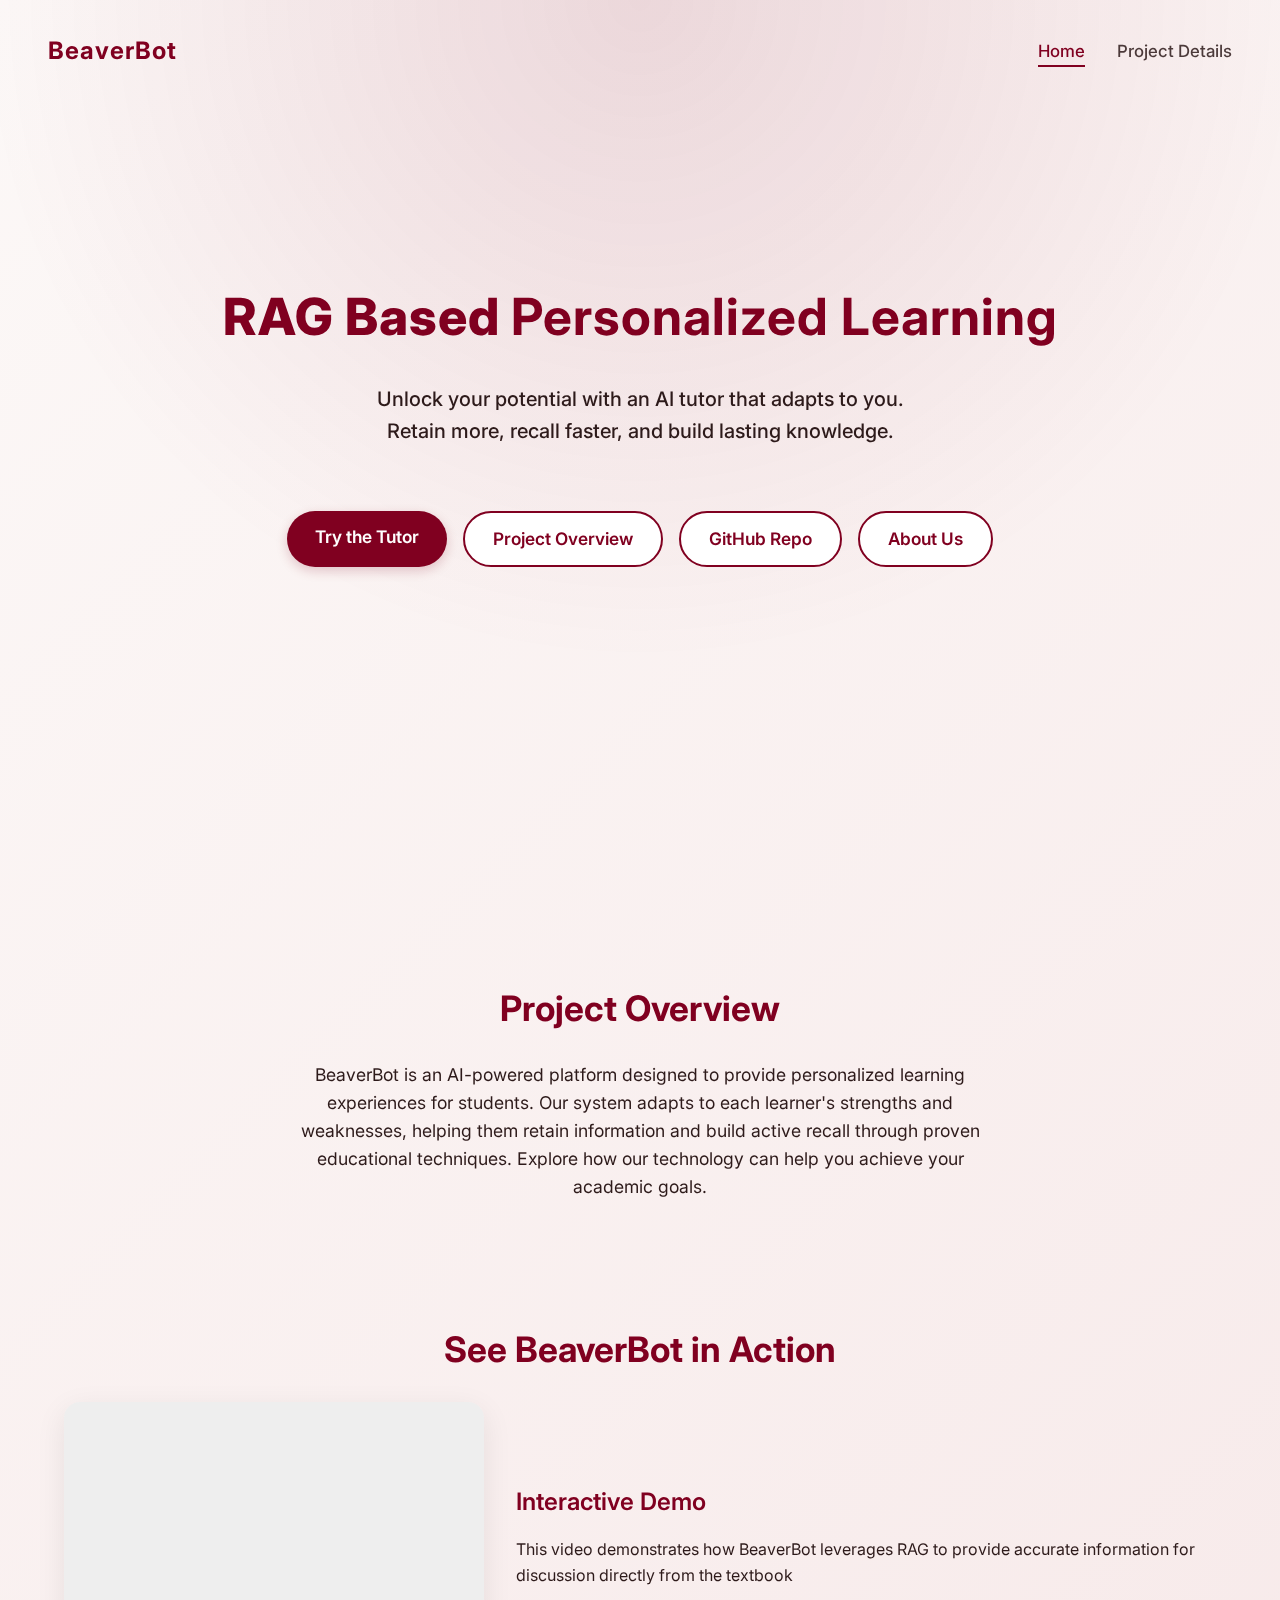
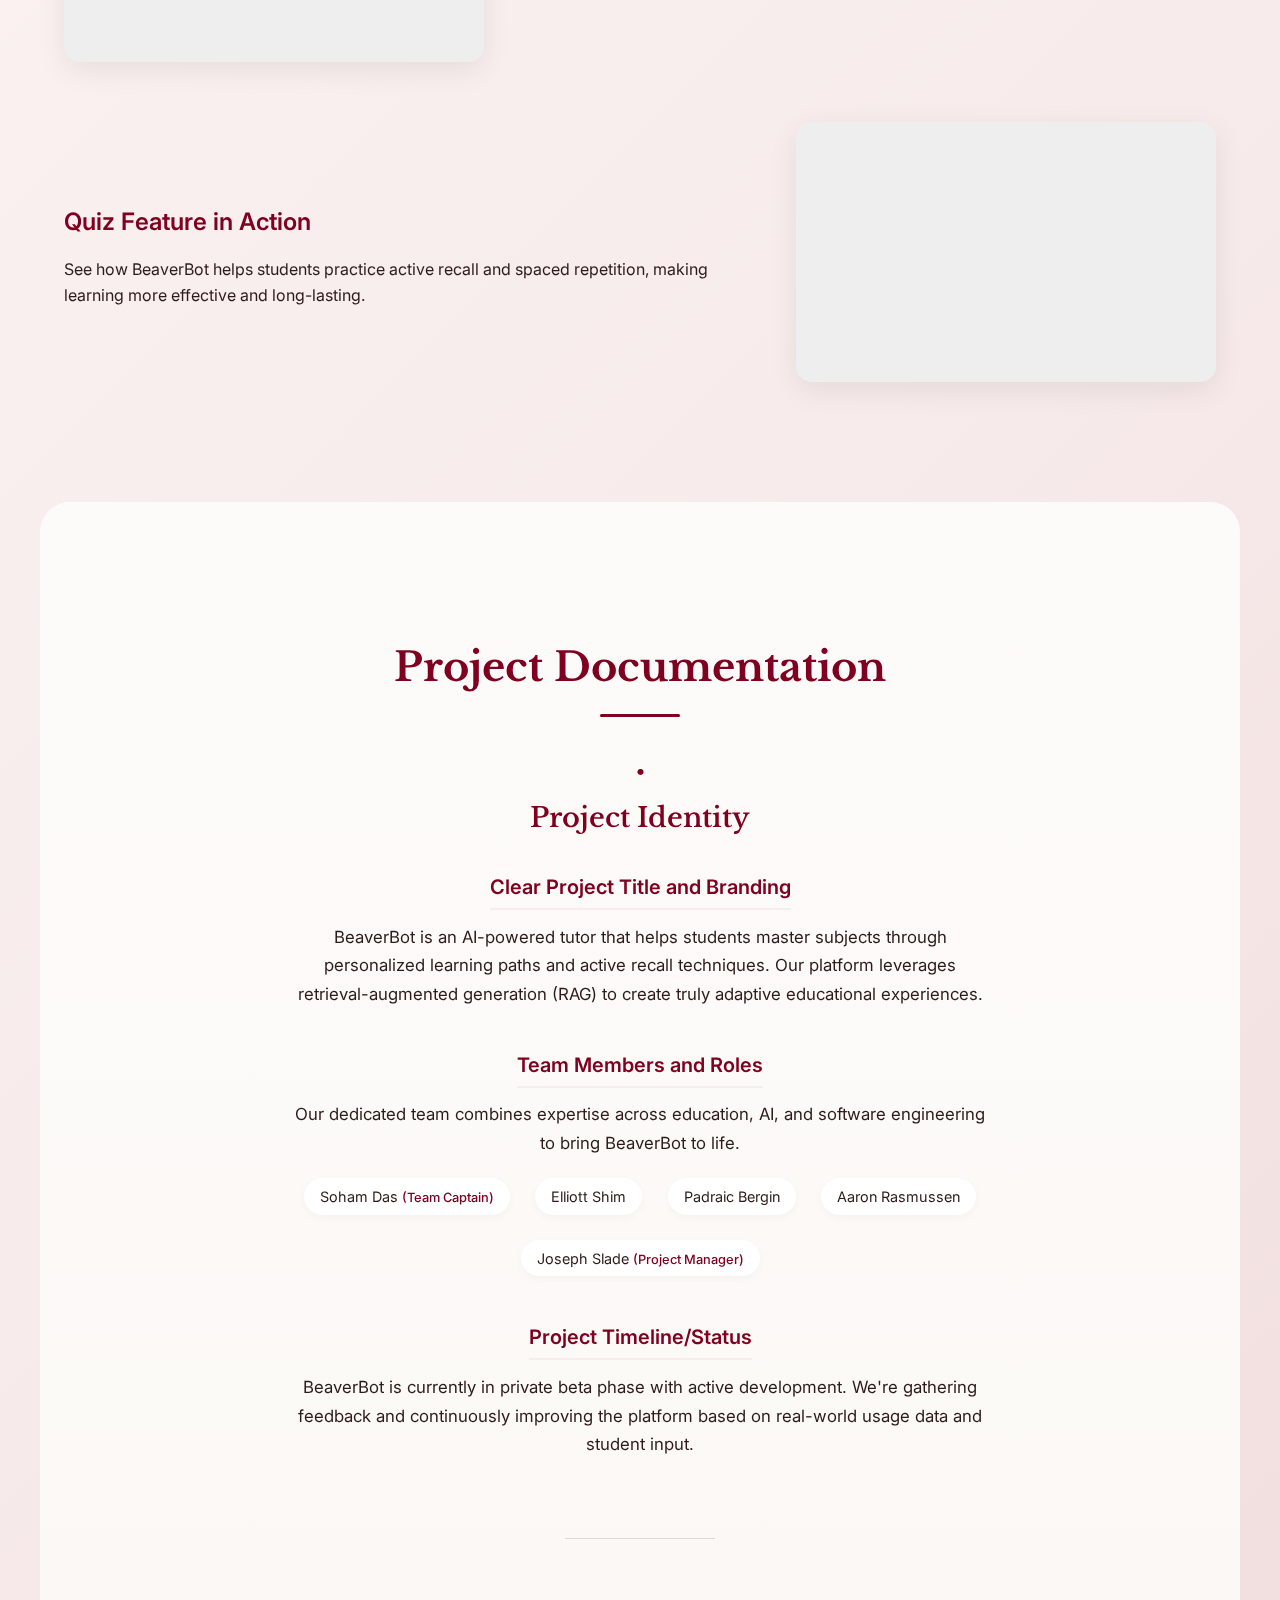
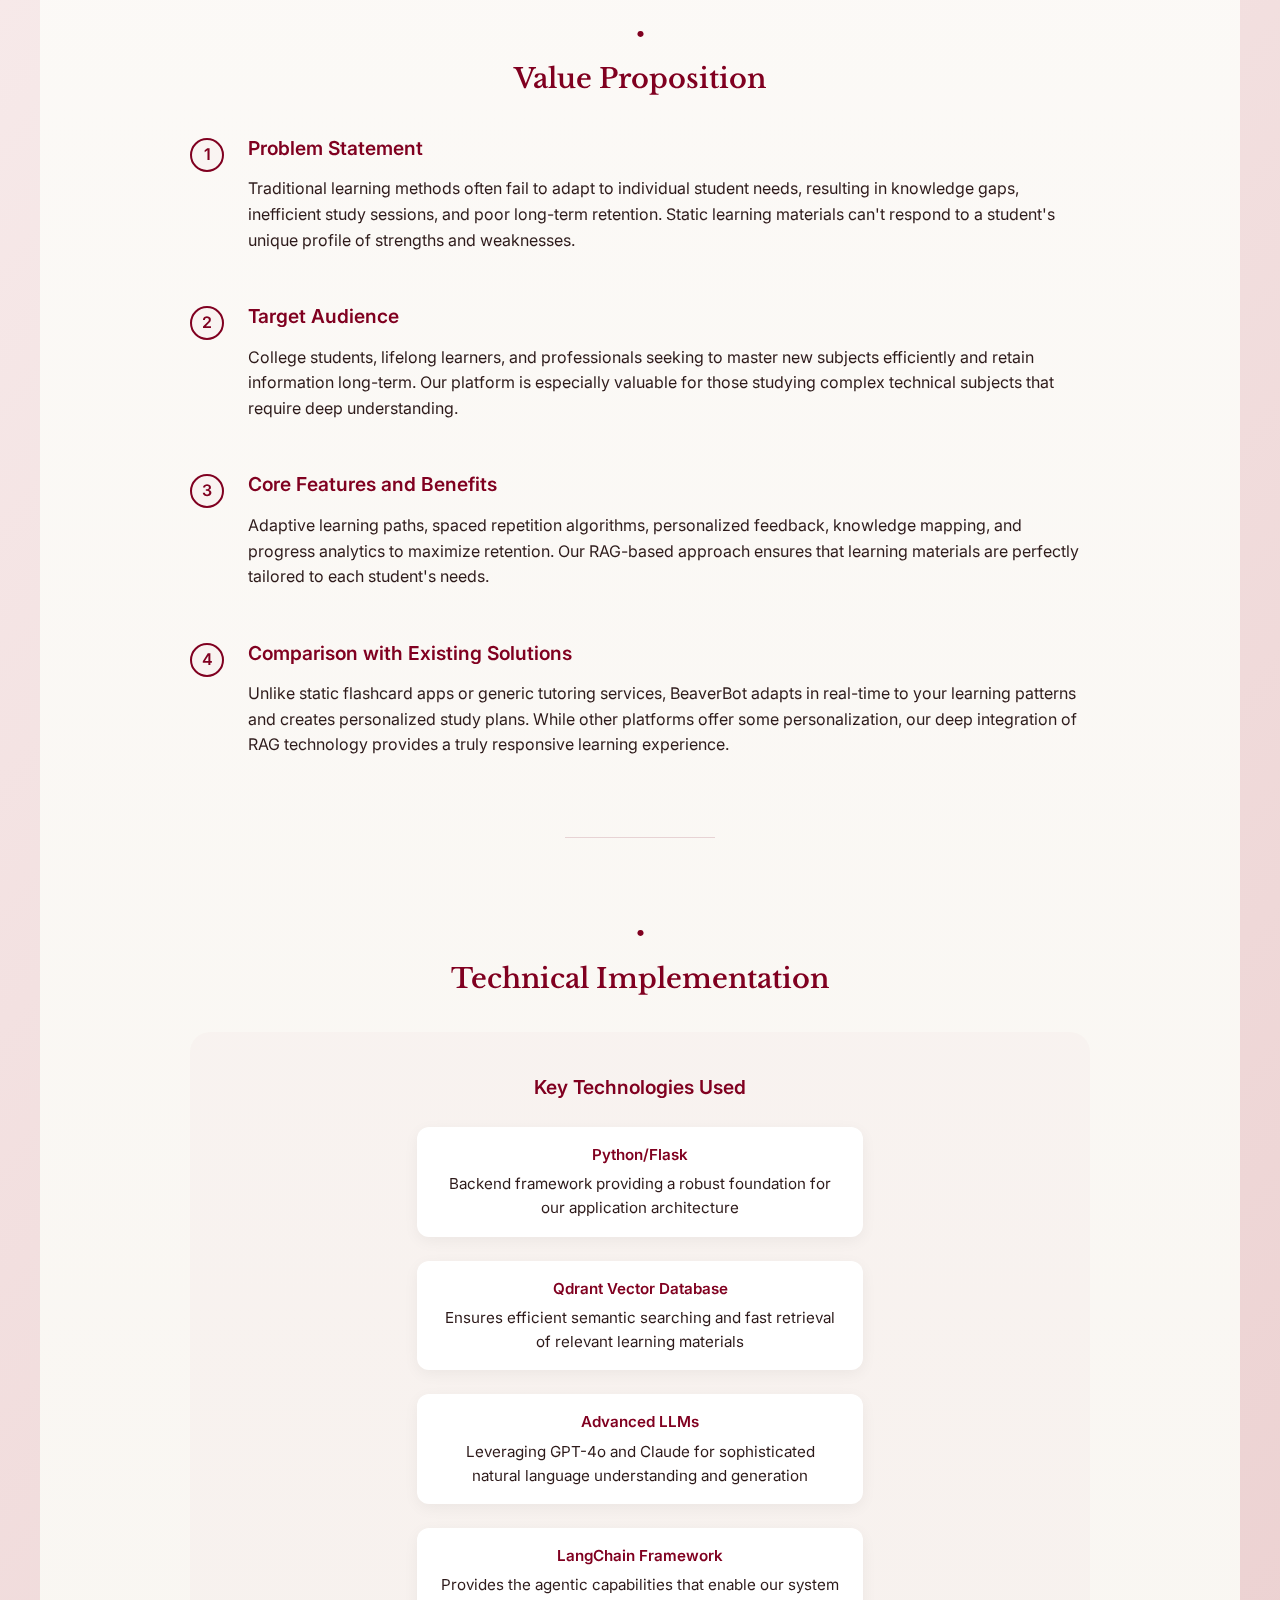
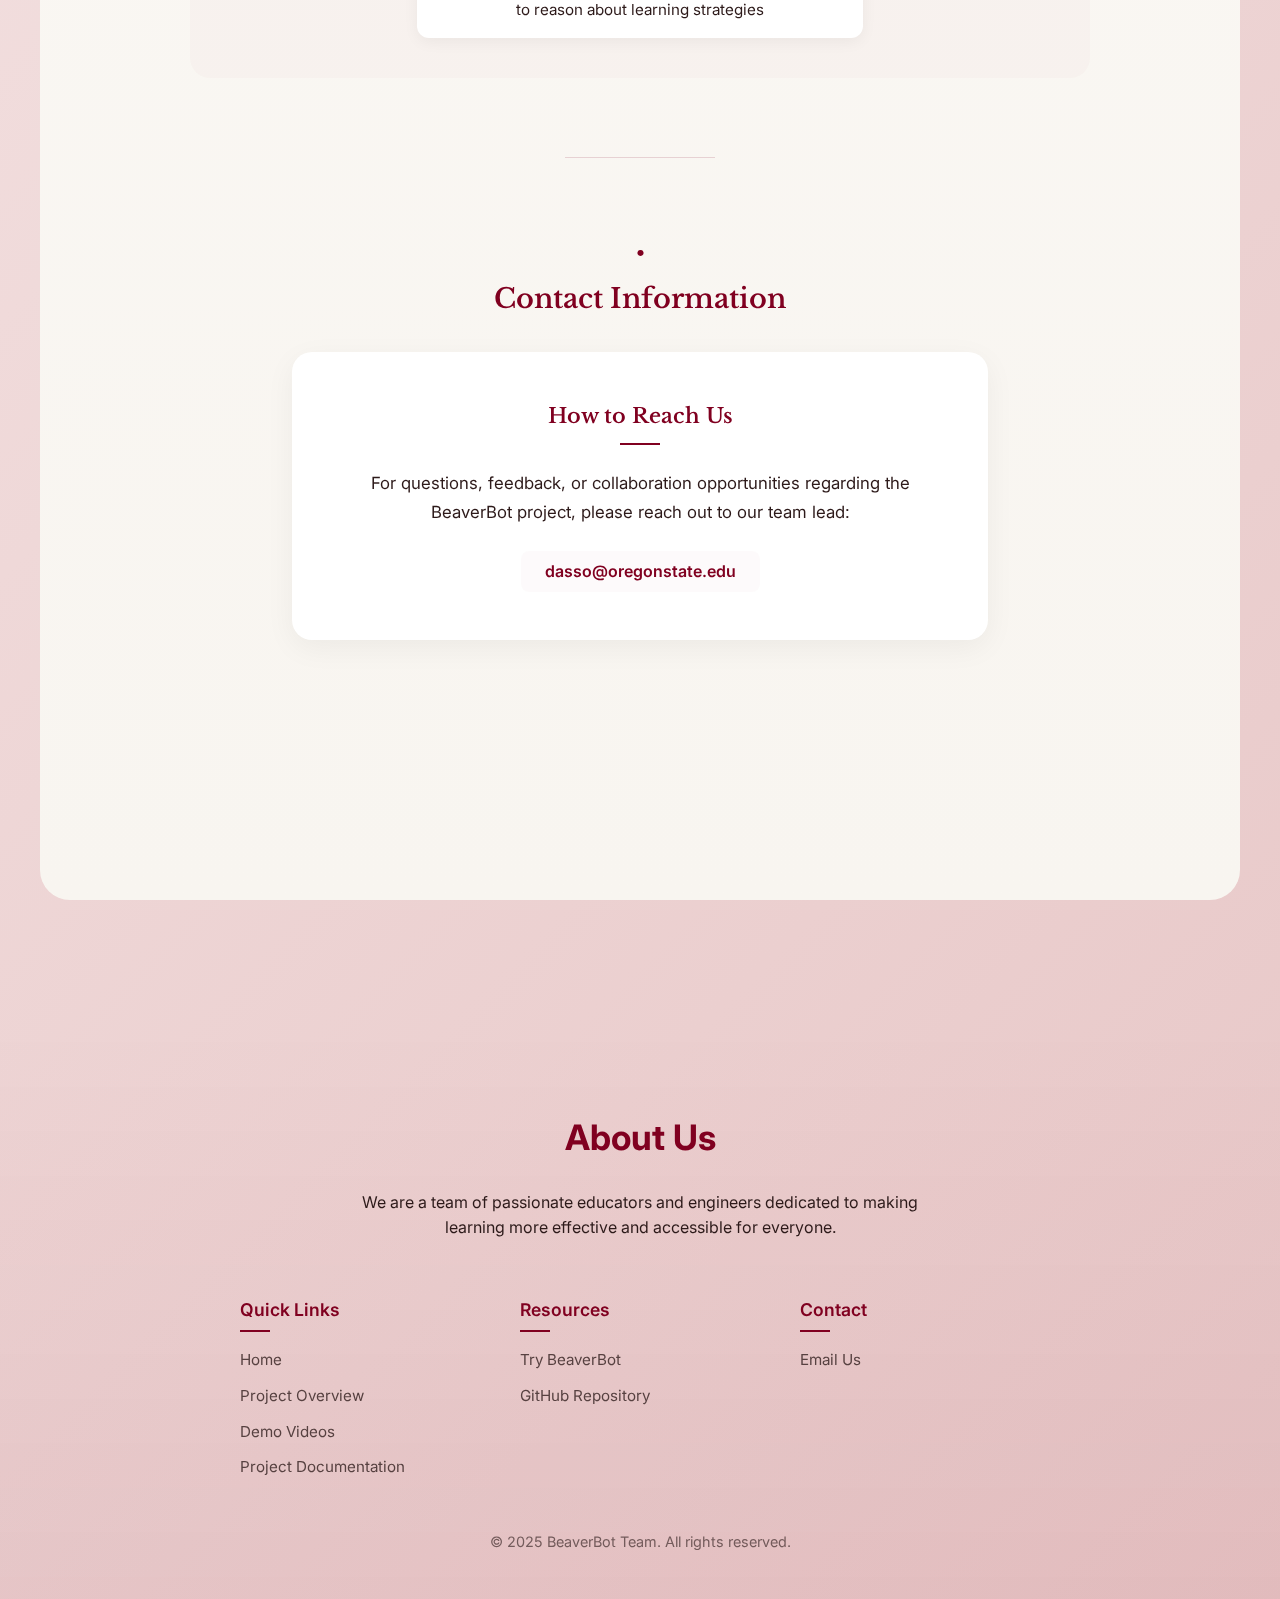
<file: index.html>
<!DOCTYPE html>
<html lang="en">
<head>
  <meta charset="UTF-8">
  <meta name="viewport" content="width=device-width, initial-scale=1.0">
  <title>BeaverBot - AI Tutor</title>
  <link href="https://fonts.googleapis.com/css2?family=Inter:wght@300;400;500;600;700;800&family=Libre+Baskerville:ital,wght@0,400;0,700;1,400&display=swap" rel="stylesheet">
  <style>
    /* Base styling */
    :root {
      --primary-color: #800020;
      --primary-light: rgba(128, 0, 32, 0.08);
      --primary-lighter: rgba(128, 0, 32, 0.05);
      --primary-lightest: rgba(128, 0, 32, 0.02);
      --accent-color: #8B4513;
      --text-color: #2d1a1a;
      --text-light: #574141;
      --bg-color: #fdfbf9;
      --cream-color: #f8f5f0;
      --section-spacing: 120px;
      --item-spacing: 80px;
      --card-bg: rgba(255, 255, 255, 0.95);
      --card-shadow: 0 8px 30px rgba(0, 0, 0, 0.08);
      --card-radius: 20px;
      --divider-color: rgba(128, 0, 32, 0.15);
    }
    
    /* New CSS */
    body {
      margin: 0;
      padding: 0;
      font-family: 'Inter', 'Segoe UI', Arial, sans-serif;
      background: linear-gradient(135deg, #fcf8f7 0%, #f7eaea 40%, #e7c6c6 100%, #800020 200%);
      color: #2d1a1a;
      min-height: 100vh;
      position: relative;
      overflow-x: hidden;
      line-height: 1.6;
    }
    
    .background-glow {
      position: fixed;
      top: 0;
      left: 0;
      width: 100%;
      height: 100%;
      background: radial-gradient(circle at 50% 0%, rgba(128, 0, 32, 0.12), transparent 60%);
      z-index: -1;
    }
    
    nav {
      display: flex;
      justify-content: space-between;
      align-items: center;
      padding: 32px 48px 0 48px;
      background: none;
      box-shadow: none;
      position: relative;
      z-index: 2;
    }
    
    .logo {
      font-weight: 700;
      font-size: 1.5rem;
      letter-spacing: 1px;
      color: #800020;
      text-decoration: none;
    }
    
    nav ul {
      list-style: none;
      display: flex;
      gap: 32px;
      margin: 0;
      padding: 0;
    }
    
    nav ul li a {
      color: #2d1a1a;
      text-decoration: none;
      font-weight: 500;
      opacity: 0.85;
      transition: opacity 0.2s, color 0.2s;
      font-size: 1.05rem;
      padding: 4px 0;
      border-bottom: 2px solid transparent;
    }
    
    nav ul li a:hover, nav ul li a.active {
      color: #800020;
      opacity: 1;
      border-bottom: 2px solid #800020;
    }
    
    main {
      display: flex;
      flex-direction: column;
      align-items: center;
      justify-content: center;
      min-height: 70vh;
      z-index: 1;
      position: relative;
      text-align: center;
      max-width: 1200px;
      margin: 0 auto;
      padding: 4rem 5% 6rem;
    }
    
    h1 {
      font-size: 3.2rem;
      font-weight: 800;
      letter-spacing: 1px;
      color: var(--primary-color);
      margin-bottom: 1rem;
      line-height: 1.2;
    }
    
    h1 .accent {
      color: #800020;
      font-weight: 700;
    }
    
    .subtitle {
      font-size: 1.25rem;
      margin-bottom: 2.5rem;
      color: var(--text-color);
      font-weight: 500;
    }
    
    .actions {
      display: flex;
      justify-content: center;
      gap: 16px;
      flex-wrap: wrap;
      margin-top: 24px;
      margin-bottom: 80px !important;
    }
    
    .btn {
      display: inline-block;
      padding: 12px 28px;
      border-radius: 999px;
      font-size: 1.08rem;
      font-weight: 600;
      text-decoration: none;
      transition: background 0.18s, color 0.18s, box-shadow 0.18s;
      cursor: pointer;
    }
    
    .primary {
      background-color: var(--primary-color);
      color: white;
      box-shadow: 0 4px 12px rgba(128, 0, 32, 0.2);
    }
    
    .primary:hover {
      background: #5a0015;
      transform: translateY(-2px);
      box-shadow: 0 6px 15px rgba(128, 0, 32, 0.25);
    }
    
    .secondary {
      background: #fff;
      color: #800020;
      border: 2px solid #800020;
    }
    
    .secondary:hover {
      background: #f7eaea;
      color: #5a0015;
    }
    
    section {
      max-width: 1200px;
      margin: var(--section-spacing) auto 0;
      padding: 0 5%;
    }
    
    h2 {
      font-size: 2.2rem;
      font-weight: 700;
      color: var(--primary-color);
      margin-bottom: 1.5rem;
      text-align: center;
    }
    
    h3 {
      font-size: 1.5rem;
      font-weight: 600;
      color: var(--primary-color);
      margin-bottom: 0.8rem;
    }
    
    /* Video Demo Section */
    .video-container {
      display: flex;
      align-items: center;
      gap: 2em;
      margin-bottom: 60px;
      flex-wrap: wrap;
    }
    
    .video-reversed {
      flex-direction: row-reverse;
    }
    
    .video-frame {
      border-radius: 16px;
      background: #eee;
      flex-shrink: 0;
      max-width: 100%;
      width: 420px;
      height: 260px;
      box-shadow: var(--card-shadow);
    }
    
    .video-content {
      flex: 1;
      min-width: 250px;
    }
    
    /* Redesigned Project Documentation Section */
    .documentation-section {
      background: linear-gradient(to bottom, var(--bg-color), var(--cream-color));
      padding: 100px 0;
      margin-top: var(--section-spacing);
      border-radius: 30px;
    }
    
    .documentation-container {
      max-width: 900px;
      margin: 0 auto;
      padding: 0 5%;
    }
    
    .section-title {
      font-family: 'Libre Baskerville', serif;
      font-size: 2.5rem;
      font-weight: 700;
      color: var(--primary-color);
      margin-bottom: 2.5rem;
      text-align: center;
      position: relative;
    }
    
    .section-title::after {
      content: "";
      display: block;
      width: 80px;
      height: 3px;
      background-color: var(--primary-color);
      margin: 15px auto 0;
      border-radius: 2px;
    }
    
    .doc-category {
      margin-bottom: var(--item-spacing);
      padding-bottom: var(--item-spacing);
      position: relative;
    }
    
    .doc-category:not(:last-child)::after {
      content: "";
      position: absolute;
      bottom: 0;
      left: 50%;
      transform: translateX(-50%);
      width: 150px;
      height: 1px;
      background-color: var(--divider-color);
    }
    
    .category-title {
      font-family: 'Libre Baskerville', serif;
      font-size: 1.7rem;
      font-weight: 600;
      color: var(--primary-color);
      margin-bottom: 2rem;
      text-align: center;
      position: relative;
    }
    
    .category-title::before {
      content: "•";
      display: block;
      font-size: 1.2rem;
      color: var(--primary-color);
      margin-bottom: 0.5rem;
    }
    
    /* Project Identity Section */
    .identity-content {
      display: flex;
      flex-direction: column;
      gap: 2.5rem;
      align-items: center;
    }
    
    .identity-item {
      max-width: 700px;
      text-align: center;
    }
    
    .identity-title {
      font-weight: 600;
      font-size: 1.25rem;
      color: var(--primary-color);
      margin-bottom: 0.8rem;
      display: inline-block;
      padding-bottom: 5px;
      border-bottom: 2px solid var(--primary-lighter);
    }
    
    .identity-text {
      font-size: 1.05rem;
      line-height: 1.7;
      color: var(--text-color);
    }
    
    /* Value Proposition Section */
    .value-content {
      display: grid;
      grid-template-columns: 1fr;
      gap: 3rem;
    }
    
    .value-item {
      display: flex;
      align-items: flex-start;
      gap: 1.5rem;
      transition: transform 0.3s;
    }
    
    .value-item:hover {
      transform: translateY(-5px);
    }
    
    .value-marker {
      flex-shrink: 0;
      width: 30px;
      height: 30px;
      border-radius: 50%;
      background-color: var(--primary-lightest);
      border: 2px solid var(--primary-color);
      display: flex;
      align-items: center;
      justify-content: center;
      font-weight: 600;
      color: var(--primary-color);
      margin-top: 0.3rem;
    }
    
    .value-content-wrap {
      flex: 1;
    }
    
    .value-title {
      font-weight: 600;
      font-size: 1.2rem;
      color: var(--primary-color);
      margin-bottom: 0.8rem;
    }
    
    .value-text {
      font-size: 1rem;
      line-height: 1.6;
      color: var(--text-color);
    }
    
    /* Technical Implementation Section */
    .tech-content {
      background-color: var(--primary-lightest);
      padding: 2.5rem;
      border-radius: 20px;
      position: relative;
      margin-top: 2rem;
    }
    
    .tech-title {
      font-weight: 600;
      font-size: 1.2rem;
      color: var(--primary-color);
      margin-bottom: 1.5rem;
      text-align: center;
    }
    
    .tech-list {
      display: flex;
      flex-wrap: wrap;
      gap: 1.5rem;
      justify-content: center;
    }
    
    .tech-item {
      background-color: white;
      padding: 1rem 1.5rem;
      border-radius: 12px;
      box-shadow: 0 4px 15px rgba(0, 0, 0, 0.05);
      font-size: 0.95rem;
      color: var(--text-color);
      flex: 0 1 calc(50% - 0.75rem);
      text-align: center;
      transition: all 0.3s;
    }
    
    .tech-item:hover {
      transform: translateY(-3px);
      box-shadow: 0 8px 20px rgba(0, 0, 0, 0.08);
    }
    
    .tech-highlight {
      font-weight: 600;
      color: var(--primary-color);
      display: block;
      margin-bottom: 0.3rem;
    }
    
    /* Contact Section */
    .contact-content {
      display: flex;
      flex-direction: column;
      align-items: center;
      text-align: center;
      background-color: white;
      padding: 3rem;
      border-radius: 20px;
      box-shadow: 0 8px 30px rgba(0, 0, 0, 0.05);
      max-width: 600px;
      margin: 0 auto;
    }
    
    .contact-title {
      font-family: 'Libre Baskerville', serif;
      font-weight: 600;
      font-size: 1.3rem;
      color: var(--primary-color);
      margin-bottom: 1.5rem;
      position: relative;
    }
    
    .contact-title::after {
      content: "";
      display: block;
      width: 40px;
      height: 2px;
      background-color: var(--primary-color);
      margin: 10px auto 0;
    }
    
    .contact-text {
      font-size: 1.05rem;
      line-height: 1.7;
      color: var(--text-color);
      margin-bottom: 1.5rem;
    }
    
    .contact-email {
      display: inline-block;
      color: var(--primary-color);
      font-weight: 600;
      text-decoration: none;
      padding: 0.5rem 1.5rem;
      background-color: var(--primary-lightest);
      border-radius: 8px;
      transition: all 0.3s;
    }
    
    .contact-email:hover {
      background-color: var(--primary-lighter);
      transform: translateY(-2px);
    }
    
    /* Features and FAQ lists */
    .features-list, .faq-list {
      list-style: none;
      padding: 0;
      margin: 40px auto 0 auto;
      max-width: 700px;
      text-align: left;
    }
    
    .features-list li, .faq-list li {
      margin-bottom: 28px;
      font-size: 1.15rem;
      color: #800020;
      background: none;
      border: none;
      box-shadow: none;
      padding: 0 0 8px 0;
      line-height: 1.6;
    }
    
    .features-list li:last-child, .faq-list li:last-child {
      margin-bottom: 0;
    }
    
    /* Footer styling */
    footer {
      margin-top: var(--section-spacing);
      padding: 60px 5% 32px;
      text-align: center;
      color: var(--text-color);
      position: relative;
      background: linear-gradient(to bottom, transparent, rgba(128, 0, 32, 0.05));
    }
    
    .footer-links {
      display: flex;
      flex-wrap: wrap;
      justify-content: center;
      gap: 40px;
      margin: 0 auto;
      max-width: 800px;
    }
    
    .footer-section {
      flex: 1;
      min-width: 180px;
      max-width: 250px;
      text-align: left;
    }
    
    .footer-section h4 {
      color: var(--primary-color);
      font-size: 1.1rem;
      margin-bottom: 15px;
      font-weight: 600;
      position: relative;
      padding-bottom: 8px;
    }
    
    .footer-section h4::after {
      content: "";
      position: absolute;
      bottom: 0;
      left: 0;
      width: 30px;
      height: 2px;
      background-color: var(--primary-color);
    }
    
    .footer-section ul {
      list-style: none;
      padding: 0;
      margin: 0;
    }
    
    .footer-section ul li {
      margin-bottom: 10px;
    }
    
    .footer-section ul li a {
      color: var(--text-light);
      text-decoration: none;
      transition: color 0.2s;
      font-size: 0.95rem;
    }
    
    .footer-section ul li a:hover {
      color: var(--primary-color);
    }
    
    .copyright {
      margin-top: 40px;
      font-size: 0.9rem;
      color: var(--text-light);
      opacity: 0.8;
    }
    
    @media (max-width: 768px) {
      .footer-links {
        flex-direction: column;
        align-items: center;
        gap: 30px;
      }
      
      .footer-section {
        text-align: center;
        width: 100%;
      }
      
      .footer-section h4::after {
        left: 50%;
        transform: translateX(-50%);
      }
    }
    
    /* Team members highlight styling */
    .team-members {
      display: flex;
      flex-wrap: wrap;
      justify-content: center;
      gap: 1rem;
      margin-top: 1rem;
    }
    
    .team-member {
      display: inline-block;
      padding: 0.4rem 1rem;
      background-color: white;
      border-radius: 30px;
      margin: 0.3rem;
      font-size: 0.9rem;
      box-shadow: 0 3px 10px rgba(0, 0, 0, 0.03);
    }
    
    .team-role {
      color: var(--primary-color);
      font-size: 0.8rem;
      font-weight: 500;
    }
    
    /* Responsive adjustments */
    @media (max-width: 768px) {
      h1 {
        font-size: 2.5rem;
      }
      
      .section-title {
        font-size: 2rem;
      }
      
      .category-title {
        font-size: 1.5rem;
      }
      
      .tech-item {
        flex: 0 1 100%;
      }
      
      .value-item {
        flex-direction: column;
      }
      
      .value-marker {
        margin-bottom: 1rem;
      }
      
      .actions {
        margin-bottom: 60px !important;
      }
      
      .contact-content {
        padding: 2rem;
      }
      
      .doc-category {
        margin-bottom: 60px;
        padding-bottom: 60px;
      }
      
      nav {
        padding: 20px 24px 0 24px;
      }
      
      .btn {
        padding: 10px 20px;
        font-size: 1rem;
      }
    }
  </style>
</head>
<body>
  <div class="background-glow"></div>
  <nav>
    <div class="logo">BeaverBot</div>
    <ul>
      <li><a href="index.html" class="active">Home</a></li>
      <li><a href="#documentation">Project Details</a></li>
    </ul>
  </nav>
  
  <main>
    <h1>RAG Based <span class="accent">Personalized Learning</span></h1>
    <p class="subtitle">
      Unlock your potential with an AI tutor that adapts to you.<br>
      Retain more, recall faster, and build lasting knowledge.
    </p>
    <div class="actions">
      <a href="http://18.224.171.203:5000/" target="_blank" rel="noopener noreferrer" class="btn primary">Try the Tutor</a>
      <a href="#overview" class="btn secondary">Project Overview</a>
      <a href="https://github.com/Sodas0/Agentic-Workflows-AI" class="btn secondary" target="_blank" rel="noopener">GitHub Repo</a>
      <a href="#about" class="btn secondary">About Us</a>
    </div>
  </main>
  
  <section id="overview">
    <h2>Project Overview</h2>
    <p style="max-width: 700px; margin: 0 auto; font-size: 1.1rem; text-align: center;">
      BeaverBot is an AI-powered platform designed to provide personalized learning experiences for students. Our system adapts to each learner's strengths and weaknesses, helping them retain information and build active recall through proven educational techniques. Explore how our technology can help you achieve your academic goals.
    </p>
  </section>
  
  <section id="video-demo">
    <h2>See BeaverBot in Action</h2>
    <!-- First video demo: RAG Example -->
    <div class="video-container">
      <iframe
        class="video-frame"
        width="420"
        height="260"
        src="https://www.youtube.com/embed/9V1iPhngofs"
        title="RAG Example"
        frameborder="0"
        allow="accelerometer; autoplay; clipboard-write; encrypted-media; gyroscope; picture-in-picture"
        allowfullscreen>
      </iframe>
      <div class="video-content">
        <h3>Interactive Demo</h3>
        <p>
          This video demonstrates how BeaverBot leverages RAG to provide accurate information for discussion directly from the textbook
        </p>
      </div>
    </div>
    <!-- Second video demo: Quiz Example -->
    <div class="video-container video-reversed">
      <iframe
        class="video-frame"
        width="420"
        height="260"
        src="https://www.youtube.com/embed/O_cZl079J00"
        title="Quiz Example"
        frameborder="0"
        allow="accelerometer; autoplay; clipboard-write; encrypted-media; gyroscope; picture-in-picture"
        allowfullscreen>
      </iframe>
      <div class="video-content">
        <h3>Quiz Feature in Action</h3>
        <p>
          See how BeaverBot helps students practice active recall and spaced repetition, making learning more effective and long-lasting.
        </p>
      </div>
    </div>
  </section>
  
  <!-- Redesigned Project Documentation Section -->
  <section id="documentation" class="documentation-section">
    <div class="documentation-container">
      <h2 class="section-title">Project Documentation</h2>
      
      <!-- Project Identity (Centered layout with clean typography) -->
      <div class="doc-category">
        <h3 class="category-title">Project Identity</h3>
        <div class="identity-content">
          <div class="identity-item">
            <div class="identity-title">Clear Project Title and Branding</div>
            <div class="identity-text">
              BeaverBot is an AI-powered tutor that helps students master subjects through personalized learning paths and active recall techniques. Our platform leverages retrieval-augmented generation (RAG) to create truly adaptive educational experiences.
            </div>
          </div>
          
          <div class="identity-item">
            <div class="identity-title">Team Members and Roles</div>
            <div class="identity-text">
              Our dedicated team combines expertise across education, AI, and software engineering to bring BeaverBot to life.
            </div>
            <div class="team-members">
              <span class="team-member">Soham Das <span class="team-role">(Team Captain)</span></span>
              <span class="team-member">Elliott Shim</span>
              <span class="team-member">Padraic Bergin</span>
              <span class="team-member">Aaron Rasmussen</span>
              <span class="team-member">Joseph Slade <span class="team-role">(Project Manager)</span></span>
            </div>
          </div>
          
          <div class="identity-item">
            <div class="identity-title">Project Timeline/Status</div>
            <div class="identity-text">
              BeaverBot is currently in private beta phase with active development. We're gathering feedback and continuously improving the platform based on real-world usage data and student input.
            </div>
          </div>
        </div>
      </div>
      
      <!-- Value Proposition (Left-aligned with numbering) -->
      <div class="doc-category">
        <h3 class="category-title">Value Proposition</h3>
        <div class="value-content">
          <div class="value-item">
            <div class="value-marker">1</div>
            <div class="value-content-wrap">
              <div class="value-title">Problem Statement</div>
              <div class="value-text">
                Traditional learning methods often fail to adapt to individual student needs, resulting in knowledge gaps, inefficient study sessions, and poor long-term retention. Static learning materials can't respond to a student's unique profile of strengths and weaknesses.
              </div>
            </div>
          </div>
          
          <div class="value-item">
            <div class="value-marker">2</div>
            <div class="value-content-wrap">
              <div class="value-title">Target Audience</div>
              <div class="value-text">
                College students, lifelong learners, and professionals seeking to master new subjects efficiently and retain information long-term. Our platform is especially valuable for those studying complex technical subjects that require deep understanding.
              </div>
            </div>
          </div>
          
          <div class="value-item">
            <div class="value-marker">3</div>
            <div class="value-content-wrap">
              <div class="value-title">Core Features and Benefits</div>
              <div class="value-text">
                Adaptive learning paths, spaced repetition algorithms, personalized feedback, knowledge mapping, and progress analytics to maximize retention. Our RAG-based approach ensures that learning materials are perfectly tailored to each student's needs.
              </div>
            </div>
          </div>
          
          <div class="value-item">
            <div class="value-marker">4</div>
            <div class="value-content-wrap">
              <div class="value-title">Comparison with Existing Solutions</div>
              <div class="value-text">
                Unlike static flashcard apps or generic tutoring services, BeaverBot adapts in real-time to your learning patterns and creates personalized study plans. While other platforms offer some personalization, our deep integration of RAG technology provides a truly responsive learning experience.
              </div>
            </div>
          </div>
        </div>
      </div>
      
      <!-- Technical Implementation (Card-based with subtle highlight) -->
      <div class="doc-category">
        <h3 class="category-title">Technical Implementation</h3>
        <div class="tech-content">
          <div class="tech-title">Key Technologies Used</div>
          <div class="tech-list">
            <div class="tech-item">
              <span class="tech-highlight">Python/Flask</span>
              Backend framework providing a robust foundation for our application architecture
            </div>
            <div class="tech-item">
              <span class="tech-highlight">Qdrant Vector Database</span>
              Ensures efficient semantic searching and fast retrieval of relevant learning materials
            </div>
            <div class="tech-item">
              <span class="tech-highlight">Advanced LLMs</span>
              Leveraging GPT-4o and Claude for sophisticated natural language understanding and generation
            </div>
            <div class="tech-item">
              <span class="tech-highlight">LangChain Framework</span>
              Provides the agentic capabilities that enable our system to reason about learning strategies
            </div>
          </div>
        </div>
      </div>
      
      <!-- Contact Information (Elegant card design) -->
      <div class="doc-category">
        <h3 class="category-title">Contact Information</h3>
        <div class="contact-content">
          <div class="contact-title">How to Reach Us</div>
          <div class="contact-text">
            For questions, feedback, or collaboration opportunities regarding the BeaverBot project, please reach out to our team lead:
          </div>
          <a href="mailto:dasso@oregonstate.edu" class="contact-email">dasso@oregonstate.edu</a>
        </div>
      </div>
    </div>
  </section>
  
  <footer id="about">
    <h2>About Us</h2>
    <p style="max-width: 600px; margin: 0 auto 2em auto;">
      We are a team of passionate educators and engineers dedicated to making learning more effective and accessible for everyone.
    </p>
    
    <div class="footer-links">
      <div class="footer-section">
        <h4>Quick Links</h4>
        <ul>
          <li><a href="index.html">Home</a></li>
          <li><a href="#overview">Project Overview</a></li>
          <li><a href="#video-demo">Demo Videos</a></li>
          <li><a href="#documentation">Project Documentation</a></li>
        </ul>
      </div>
      <div class="footer-section">
        <h4>Resources</h4>
        <ul>
          <li><a href="http://18.224.171.203:5000/" target="_blank" rel="noopener noreferrer">Try BeaverBot</a></li>
          <li><a href="https://github.com/Sodas0/Agentic-Workflows-AI" target="_blank" rel="noopener">GitHub Repository</a></li>
        </ul>
      </div>
      <div class="footer-section">
        <h4>Contact</h4>
        <ul>
          <li><a href="mailto:dasso@oregonstate.edu">Email Us</a></li>
        </ul>
      </div>
    </div>
    
    <div class="copyright">
      <p>&copy; 2025 BeaverBot Team. All rights reserved.</p>
    </div>
  </footer>
</body>
</html>
</file>
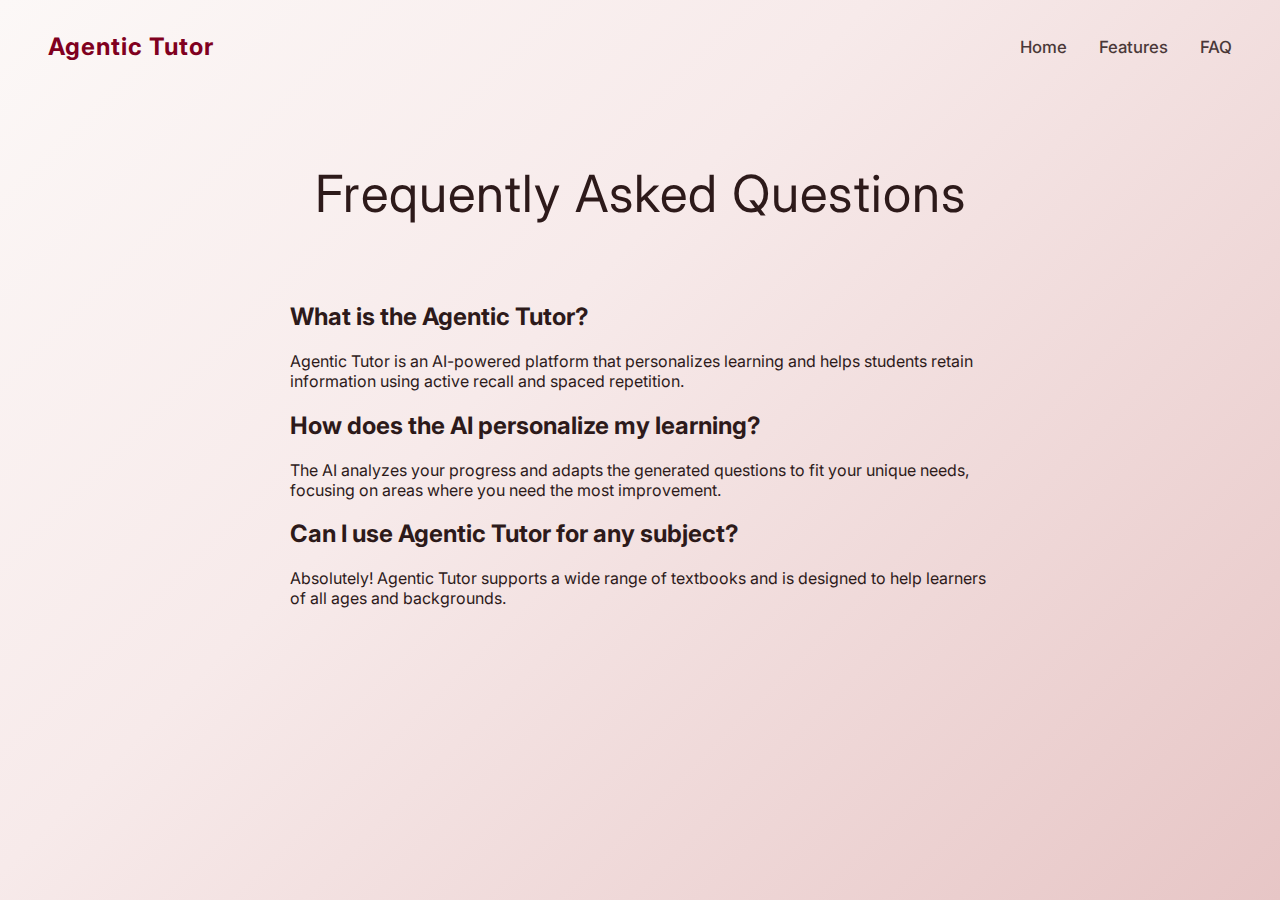
<file: faq.html>
<!DOCTYPE html>
<html lang="en">
<head>
  <meta charset="UTF-8">
  <meta name="viewport" content="width=device-width, initial-scale=1.0">
  <title>AI Tutor - FAQ</title>
  <link rel="stylesheet" href="style.css">
  <link href="https://fonts.googleapis.com/css2?family=Inter:wght@400;700&display=swap" rel="stylesheet">
</head>
<body>
  <div class="background-glow"></div>
  <nav>
    <div class="logo">Agentic Tutor</div>
    <ul>
      <li><a href="index.html">Home</a></li>
      <li><a href="features.html">Features</a></li>
      <li><a href="faq.html">FAQ</a></li>
    </ul>
  </nav>
  <main>
    <h1>Frequently Asked Questions</h1>
    <div class="faq-list">
      <div class="faq-item">
        <h2>What is the Agentic Tutor?</h2>
        <p>Agentic Tutor is an AI-powered platform that personalizes learning and helps students retain information using active recall and spaced repetition.</p>
      </div>
      <div class="faq-item">
        <h2>How does the AI personalize my learning?</h2>
        <p>The AI analyzes your progress and adapts the generated questions to fit your unique needs, focusing on areas where you need the most improvement.</p>
      </div>
      <div class="faq-item">
        <h2>Can I use Agentic Tutor for any subject?</h2>
        <p>Absolutely! Agentic Tutor supports a wide range of textbooks and is designed to help learners of all ages and backgrounds.</p>
      </div>
    </div>
  </main>
</body>
</html>
</file>
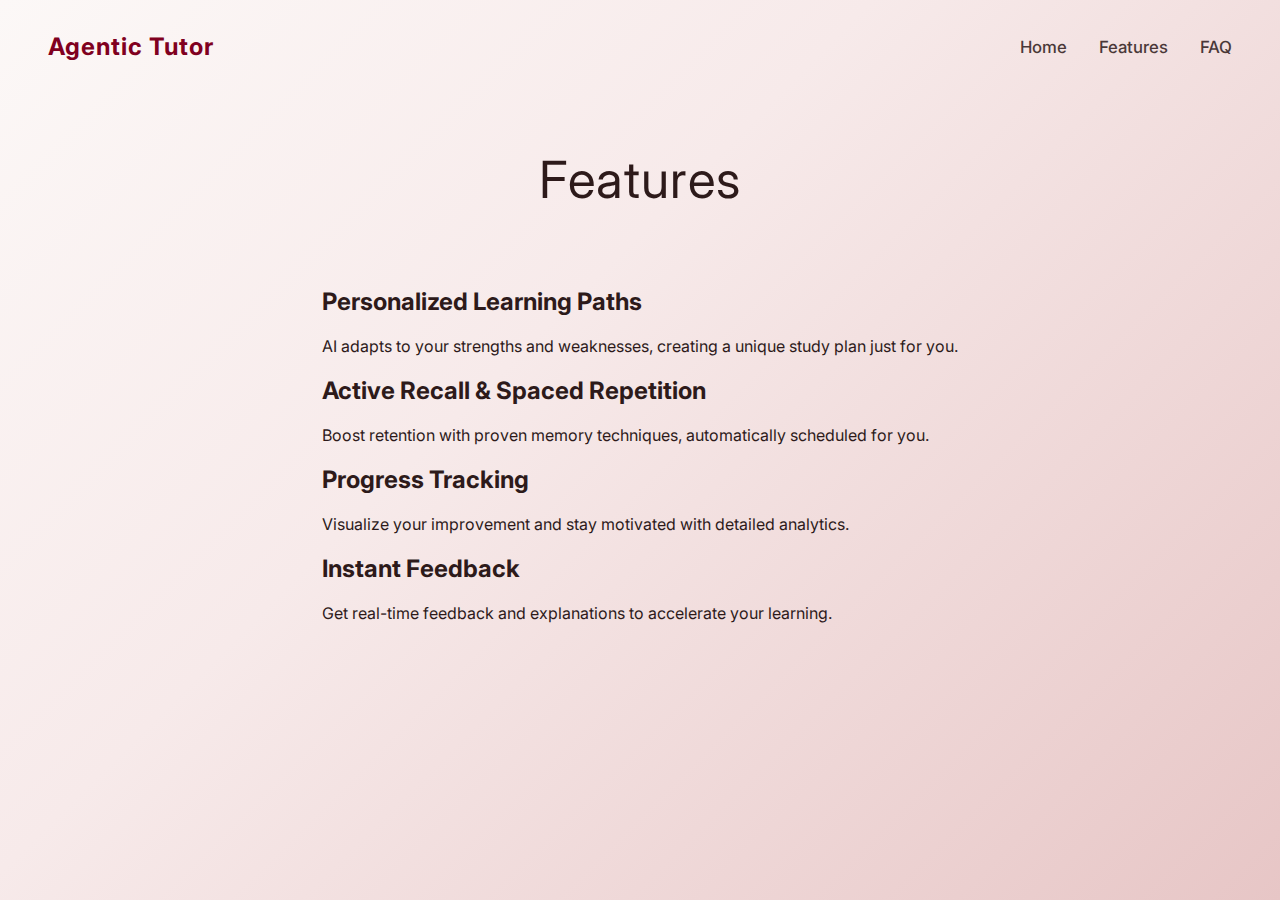
<file: features.html>
<!DOCTYPE html>
<html lang="en">
<head>
  <meta charset="UTF-8">
  <meta name="viewport" content="width=device-width, initial-scale=1.0">
  <title>AI Tutor - Features</title>
  <link rel="stylesheet" href="style.css">
  <link href="https://fonts.googleapis.com/css2?family=Inter:wght@400;700&display=swap" rel="stylesheet">
</head>
<body>
  <div class="background-glow"></div>
  <nav>
    <div class="logo">Agentic Tutor</div>
    <ul>
      <li><a href="index.html">Home</a></li>
      <li><a href="features.html">Features</a></li>
      <li><a href="faq.html">FAQ</a></li>
    </ul>
  </nav>
  <main>
    <h1>Features</h1>
    <div class="features-list">
      <div class="feature">
        <h2>Personalized Learning Paths</h2>
        <p>AI adapts to your strengths and weaknesses, creating a unique study plan just for you.</p>
      </div>
      <div class="feature">
        <h2>Active Recall & Spaced Repetition</h2>
        <p>Boost retention with proven memory techniques, automatically scheduled for you.</p>
      </div>
      <div class="feature">
        <h2>Progress Tracking</h2>
        <p>Visualize your improvement and stay motivated with detailed analytics.</p>
      </div>
      <div class="feature">
        <h2>Instant Feedback</h2>
        <p>Get real-time feedback and explanations to accelerate your learning.</p>
      </div>
    </div>
  </main>
</body>
</html>
</file>
<file: style.css>
body {
  margin: 0;
  padding: 0;
  font-family: 'Inter', 'Segoe UI', Arial, sans-serif;
  background: linear-gradient(135deg, #fcf8f7 0%, #f7eaea 40%, #e7c6c6 100%, #800020 200%);
  color: #2d1a1a;
  min-height: 100vh;
  position: relative;
  overflow-x: hidden;
}

nav {
  display: flex;
  justify-content: space-between;
  align-items: center;
  padding: 32px 48px 0 48px;
  background: none;
  box-shadow: none;
  position: relative;
  z-index: 2;
}

.logo {
  font-weight: 700;
  font-size: 1.5rem;
  letter-spacing: 1px;
  color: #800020;
  text-decoration: none;
}

nav ul {
  list-style: none;
  display: flex;
  gap: 32px;
  margin: 0;
  padding: 0;
}

nav ul li a {
  color: #2d1a1a;
  text-decoration: none;
  font-weight: 500;
  opacity: 0.85;
  transition: opacity 0.2s, color 0.2s;
  font-size: 1.05rem;
  padding: 4px 0;
  border-bottom: 2px solid transparent;
}

nav ul li a:hover, nav ul li a.active {
  color: #800020;
  opacity: 1;
  border-bottom: 2px solid #800020;
}

main {
  display: flex;
  flex-direction: column;
  align-items: center;
  justify-content: center;
  min-height: 70vh;
  z-index: 1;
  position: relative;
  text-align: center;
}

h1 {
  font-size: 3.2rem;
  font-weight: 400;
  margin-bottom: 18px;
  color: #2d1a1a;
  letter-spacing: 1px;
}

h1 .accent {
  color: #800020;
  font-weight: 700;
}

.subtitle, .lead {
  font-size: 1.25rem;
  color: #2d1a1a;
  opacity: 0.85;
  margin-bottom: 36px;
  font-weight: 400;
}

.actions {
  display: flex;
  gap: 16px;
  margin-top: 24px;
  flex-wrap: wrap;
  justify-content: center;
}

.btn, .primary {
  display: inline-block;
  padding: 12px 28px;
  border-radius: 999px;
  font-size: 1.08rem;
  font-weight: 600;
  text-decoration: none;
  background: #800020;
  color: #fff;
  border: none;
  box-shadow: 0 2px 8px 0 rgba(128, 32, 32, 0.07);
  transition: background 0.18s, color 0.18s, box-shadow 0.18s;
  cursor: pointer;
}

.btn:hover, .primary:hover {
  background: #5a0015;
  color: #fff;
  box-shadow: 0 4px 16px 0 rgba(128, 32, 32, 0.12);
}

.secondary {
  background: #fff;
  color: #800020;
  border: 2px solid #800020;
}

.secondary:hover {
  background: #f7eaea;
  color: #5a0015;
}

.features-list, .faq-list {
  list-style: none;
  padding: 0;
  margin: 40px auto 0 auto;
  max-width: 700px;
  text-align: left;
}
.features-list li, .faq-list li {
  margin-bottom: 28px;
  font-size: 1.15rem;
  color: #800020;
  background: none;
  border: none;
  box-shadow: none;
  padding: 0 0 8px 0;
  line-height: 1.6;
}
.features-list li:last-child, .faq-list li:last-child {
  margin-bottom: 0;
}

footer {
  text-align: center;
  padding: 32px 0 16px 0;
  color: #800020;
  opacity: 0.7;
  font-size: 1rem;
  z-index: 2;
  position: relative;
  background: none;
  box-shadow: none;
}
</file>
